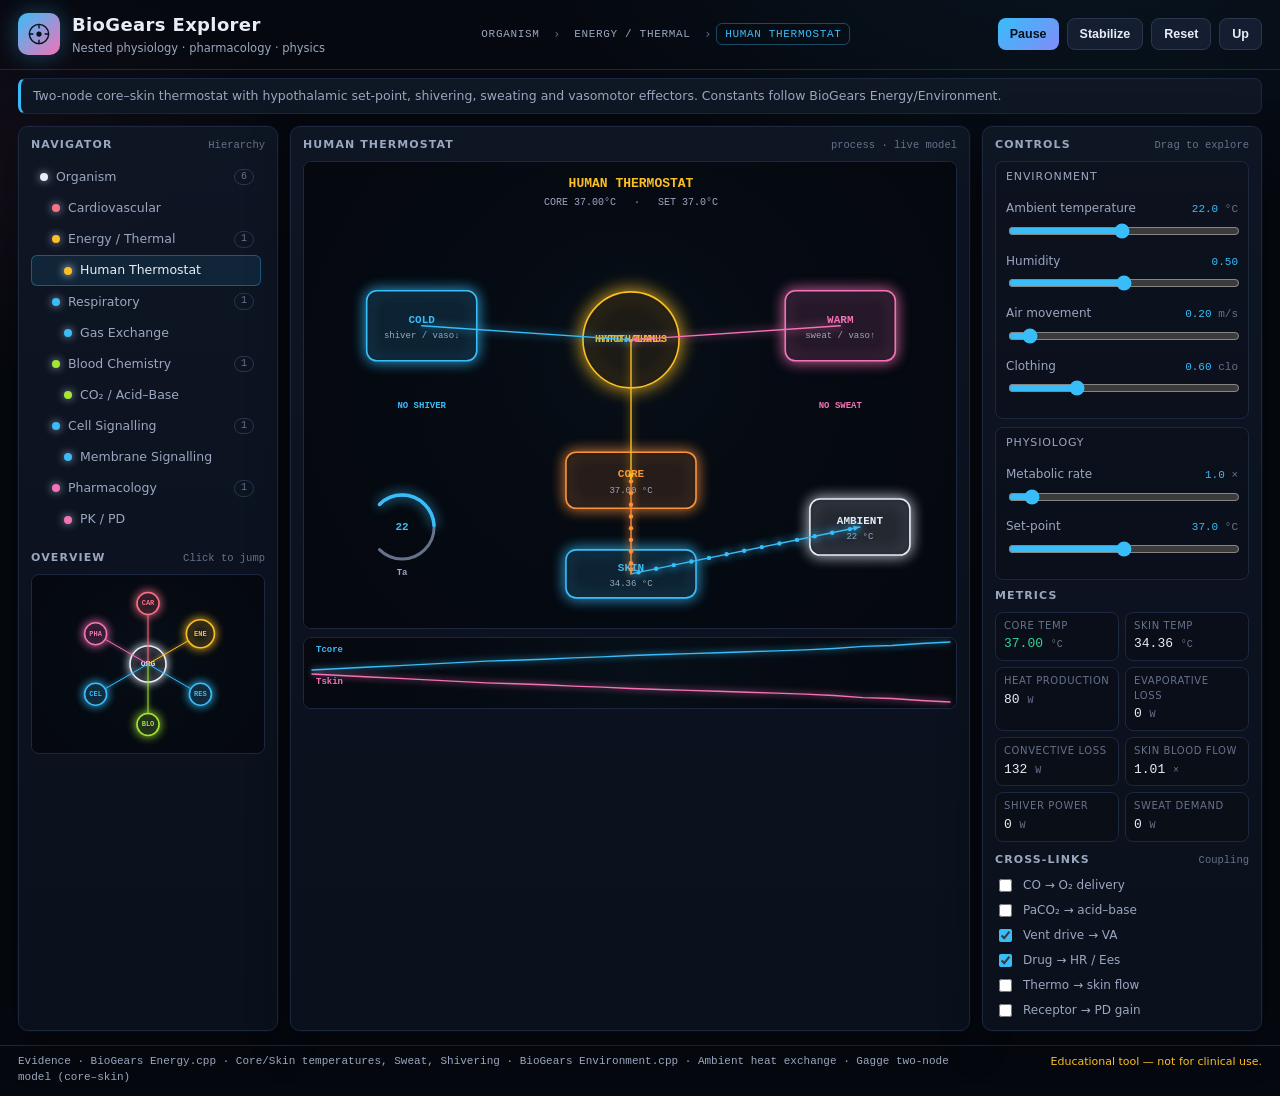
<file: biogears-explorer/index.html>
<!DOCTYPE html>
<html lang="en">
<head>
  <meta charset="UTF-8" />
  <meta name="viewport" content="width=device-width, initial-scale=1.0" />
  <title>BioGears Explorer — Nested Physiology · Pharmacology · Physics</title>
  <meta name="description" content="Interactive nested physiology, pharmacology and physics explorer grounded in BioGears modelling logic." />
  <link rel="stylesheet" href="styles.css" />
</head>
<body>
  <header class="app-header">
    <div class="brand">
      <div class="brand-mark" aria-hidden="true">
        <svg viewBox="0 0 32 32" width="28" height="28">
          <circle cx="16" cy="16" r="11" fill="none" stroke="currentColor" stroke-width="1.6"/>
          <circle cx="16" cy="16" r="3" fill="currentColor"/>
          <path d="M16 5v4M16 23v4M5 16h4M23 16h4" stroke="currentColor" stroke-width="1.6" stroke-linecap="round"/>
        </svg>
      </div>
      <div class="brand-text">
        <h1>BioGears Explorer</h1>
        <p>Nested physiology · pharmacology · physics</p>
      </div>
    </div>
    <nav class="breadcrumbs" id="breadcrumbs" aria-label="Hierarchy"></nav>
    <div class="transport">
      <button id="playBtn" class="btn btn-primary" title="Play / pause (Space)">Pause</button>
      <button id="stabilizeBtn" class="btn" title="Fast-forward to steady state">Stabilize</button>
      <button id="resetBtn" class="btn" title="Reset to defaults">Reset</button>
      <button id="upBtn" class="btn" title="Ascend one tier (Esc)">Up</button>
    </div>
  </header>

  <p id="nodeBlurb" class="node-blurb"></p>

  <main class="layout">
    <aside class="panel nav-panel">
      <div class="panel-head">
        <h2>Navigator</h2>
        <span class="hint">Hierarchy</span>
      </div>
      <div id="tree" class="tree" role="tree"></div>
      <div class="panel-head mini-head">
        <h2>Overview</h2>
        <span class="hint">Click to jump</span>
      </div>
      <div class="canvas-wrap mini-wrap">
        <canvas id="miniCanvas" width="280" height="180"></canvas>
      </div>
    </aside>

    <section class="panel stage-panel">
      <div class="panel-head">
        <h2 id="stageTitle">Schematic</h2>
        <span class="hint" id="stageHint">Live neon schematic</span>
      </div>
      <div class="canvas-wrap stage-wrap">
        <canvas id="stageCanvas"></canvas>
      </div>
      <div class="canvas-wrap spark-wrap">
        <canvas id="sparkCanvas"></canvas>
      </div>
    </section>

    <aside class="panel side-panel">
      <div class="panel-head">
        <h2>Controls</h2>
        <span class="hint">Drag to explore</span>
      </div>
      <div id="controlGroups"></div>

      <div class="panel-head">
        <h2>Metrics</h2>
        <span class="hint" id="metricHint"></span>
      </div>
      <div id="metrics" class="metrics"></div>

      <div class="panel-head">
        <h2>Cross-Links</h2>
        <span class="hint">Coupling</span>
      </div>
      <div id="crossLinks" class="cross-links"></div>
    </aside>
  </main>

  <footer class="app-footer">
    <span id="evidenceStrip">Evidence · BioGears-grounded educational models</span>
    <span class="disclaimer">Educational tool — not for clinical use.</span>
  </footer>

  <!-- Reuse the existing closed-loop CV model as a leaf -->
  <script src="../pv-loop-visualizer/js/model.js"></script>

  <script src="js/kernel.js"></script>
  <script src="js/schematic.js"></script>
  <script src="js/registry.js"></script>
  <script src="data/references.js"></script>
  <script src="js/nodes/cardiovascular.js"></script>
  <script src="js/nodes/thermoregulation.js"></script>
  <script src="js/nodes/acidbase.js"></script>
  <script src="js/nodes/pkpd.js"></script>
  <script src="js/nodes/membrane.js"></script>
  <script src="js/nodes/gasexchange.js"></script>
  <script src="js/navigator.js"></script>
  <script src="js/controls.js"></script>
  <script src="js/app.js"></script>
</body>
</html>
</file>
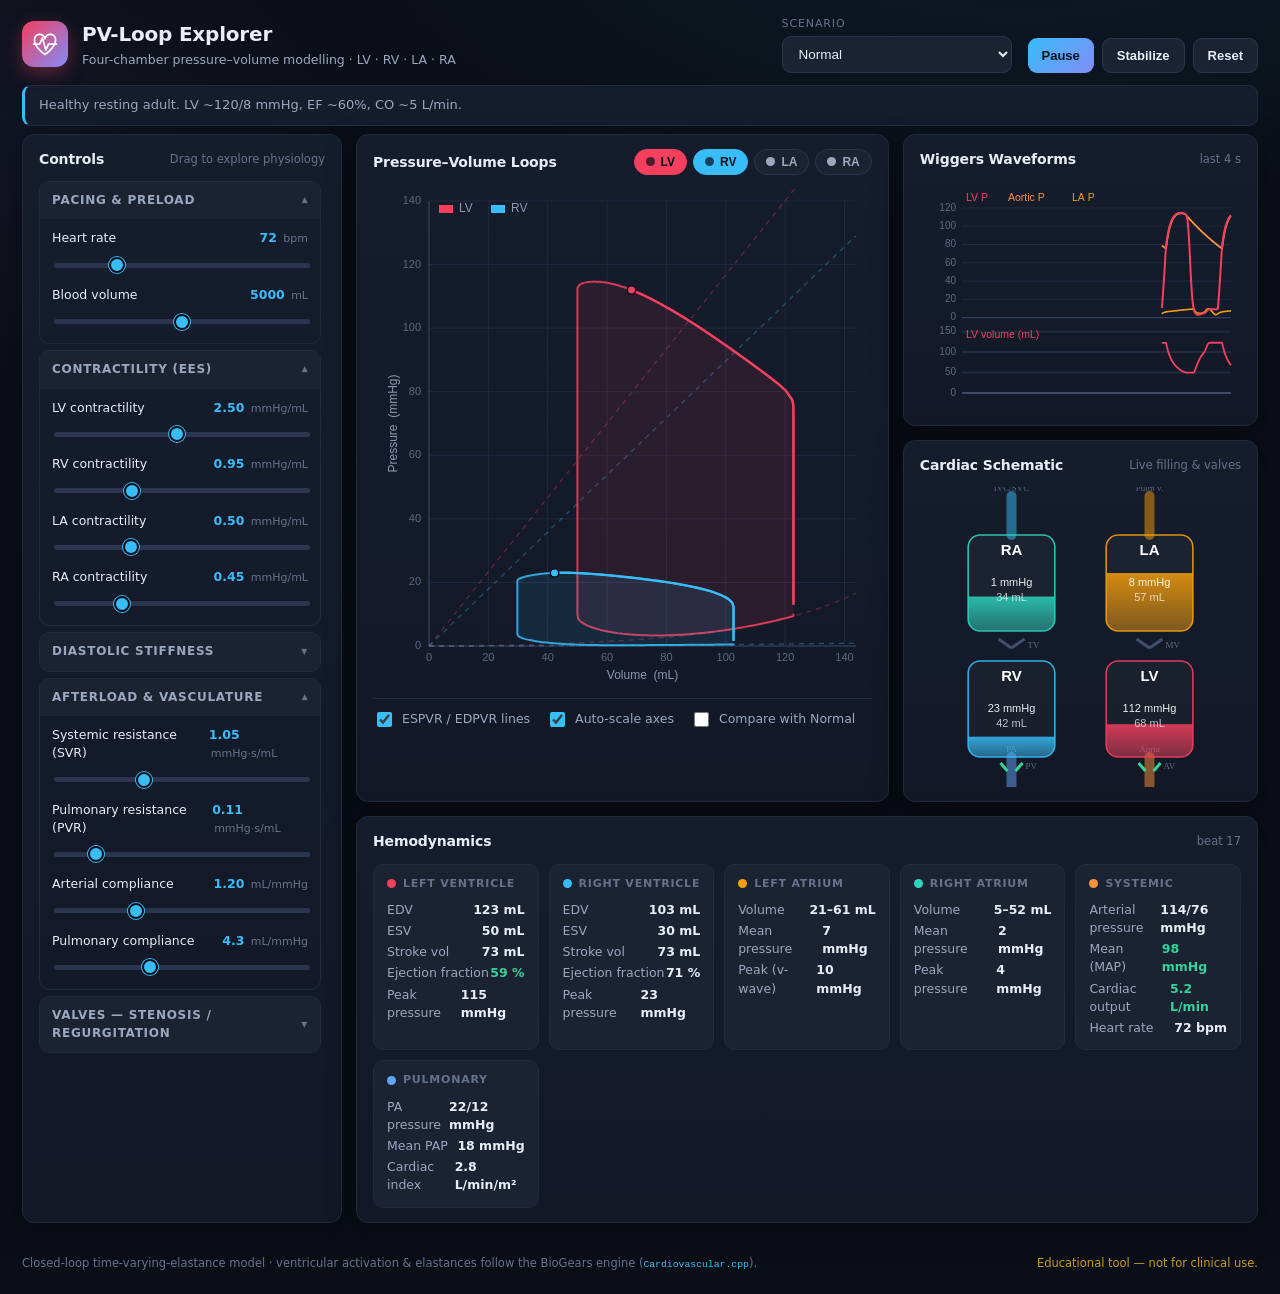
<file: pv-loop-visualizer/index.html>
<!DOCTYPE html>
<html lang="en">
<head>
  <meta charset="UTF-8" />
  <meta name="viewport" content="width=device-width, initial-scale=1.0" />
  <title>BioGears PV-Loop Explorer — LV · RV · LA · RA</title>
  <meta name="description" content="Interactive four-chamber pressure–volume loop visualiser built on a closed-loop time-varying-elastance cardiovascular model." />
  <link rel="stylesheet" href="styles.css" />
</head>
<body>
  <header class="app-header">
    <div class="brand">
      <div class="brand-mark" aria-hidden="true">
        <svg viewBox="0 0 32 32" width="28" height="28">
          <path d="M16 28S4 20 4 12a6 6 0 0 1 12-2 6 6 0 0 1 12 2c0 8-12 16-12 16z" fill="none" stroke="currentColor" stroke-width="2" stroke-linejoin="round"/>
          <polyline points="3,16 10,16 13,9 17,23 20,16 29,16" fill="none" stroke="currentColor" stroke-width="2" stroke-linecap="round" stroke-linejoin="round"/>
        </svg>
      </div>
      <div class="brand-text">
        <h1>PV-Loop Explorer</h1>
        <p>Four-chamber pressure–volume modelling · LV · RV · LA · RA</p>
      </div>
    </div>
    <div class="header-controls">
      <label class="preset-field">
        <span>Scenario</span>
        <select id="presetSelect" aria-label="Clinical scenario preset"></select>
      </label>
      <div class="transport">
        <button id="playBtn" class="btn btn-primary" title="Play / pause (space)">Pause</button>
        <button id="stabilizeBtn" class="btn" title="Fast-forward to a steady state">Stabilize</button>
        <button id="resetBtn" class="btn" title="Reset to scenario defaults">Reset</button>
      </div>
    </div>
  </header>

  <p id="scenarioBlurb" class="scenario-blurb"></p>

  <main class="layout">
    <!-- Controls -->
    <aside class="panel controls" id="controls">
      <div class="panel-head">
        <h2>Controls</h2>
        <span class="hint">Drag to explore physiology</span>
      </div>
      <div id="controlGroups"></div>
    </aside>

    <!-- PV loops (hero) -->
    <section class="panel pv-panel">
      <div class="panel-head">
        <h2>Pressure–Volume Loops</h2>
        <div class="chamber-toggles" id="chamberToggles"></div>
      </div>
      <div class="canvas-wrap pv-wrap">
        <canvas id="pvCanvas"></canvas>
      </div>
      <div class="pv-options">
        <label class="check"><input type="checkbox" id="showRelations" checked /> ESPVR / EDPVR lines</label>
        <label class="check"><input type="checkbox" id="autoScale" checked /> Auto-scale axes</label>
        <label class="check"><input type="checkbox" id="showGhost" /> Compare with Normal</label>
      </div>
    </section>

    <!-- Right column: waveforms + heart + metrics -->
    <section class="panel wave-panel">
      <div class="panel-head"><h2>Wiggers Waveforms</h2><span class="hint" id="waveHint"></span></div>
      <div class="canvas-wrap wave-wrap">
        <canvas id="waveCanvas"></canvas>
      </div>
    </section>

    <section class="panel heart-panel">
      <div class="panel-head"><h2>Cardiac Schematic</h2><span class="hint">Live filling &amp; valves</span></div>
      <div class="canvas-wrap heart-wrap">
        <canvas id="heartCanvas"></canvas>
      </div>
    </section>

    <section class="panel metrics-panel">
      <div class="panel-head"><h2>Hemodynamics</h2><span class="hint" id="beatHint"></span></div>
      <div id="metrics" class="metrics"></div>
    </section>
  </main>

  <footer class="app-footer">
    <span>Closed-loop time-varying-elastance model · ventricular activation &amp; elastances follow the BioGears engine (<code>Cardiovascular.cpp</code>).</span>
    <span class="disclaimer">Educational tool — not for clinical use.</span>
  </footer>

  <script src="js/model.js"></script>
  <script src="js/presets.js"></script>
  <script src="js/plots.js"></script>
  <script src="js/ui.js"></script>
  <script src="js/app.js"></script>
</body>
</html>
</file>
<file: biogears-explorer/styles.css>
:root {
  --bg: #05080f;
  --bg-soft: #0a101c;
  --panel: #0f1624;
  --panel-2: #151e30;
  --line: #2a3650;
  --line-soft: #1c2740;
  --text: #e8edf6;
  --text-dim: #9aa7bf;
  --text-faint: #66728c;
  --accent: #38bdf8;
  --accent-2: #f472b6;
  --good: #34d399;
  --warn: #fbbf24;
  --bad: #fb7185;
  --lime: #a3e635;
  --radius: 10px;
  --mono: "JetBrains Mono", ui-monospace, "SF Mono", Menlo, monospace;
  --sans: "IBM Plex Sans", "Segoe UI", system-ui, sans-serif;
}

* { box-sizing: border-box; }

html, body {
  margin: 0;
  padding: 0;
  min-height: 100%;
  background:
    radial-gradient(1000px 500px at 85% -5%, rgba(56, 189, 248, 0.07), transparent 55%),
    radial-gradient(800px 420px at -5% 15%, rgba(244, 114, 182, 0.06), transparent 50%),
    var(--bg);
  color: var(--text);
  font-family: var(--sans);
  font-size: 13.5px;
  line-height: 1.45;
  -webkit-font-smoothing: antialiased;
}

h1, h2, h3 { margin: 0; font-weight: 650; letter-spacing: -0.01em; }
code { font-family: var(--mono); font-size: 0.85em; color: var(--accent); }

/* ---- header ---- */
.app-header {
  display: flex;
  align-items: center;
  justify-content: space-between;
  gap: 14px;
  padding: 12px 18px;
  flex-wrap: wrap;
  border-bottom: 1px solid var(--line-soft);
}
.brand { display: flex; align-items: center; gap: 12px; }
.brand-mark {
  display: grid; place-items: center;
  width: 42px; height: 42px; border-radius: 10px;
  color: #04121c;
  background: linear-gradient(135deg, var(--accent), var(--accent-2));
  box-shadow: 0 0 22px rgba(56, 189, 248, 0.35);
}
.brand-text h1 { font-size: 18px; letter-spacing: 0.02em; }
.brand-text p { margin: 2px 0 0; color: var(--text-dim); font-size: 11.5px; }

.breadcrumbs {
  display: flex; align-items: center; gap: 6px; flex-wrap: wrap;
  flex: 1; min-width: 180px; justify-content: center;
}
.crumb {
  background: transparent; border: 1px solid transparent; color: var(--text-dim);
  font-family: var(--mono); font-size: 11px; text-transform: uppercase;
  letter-spacing: 0.06em; padding: 4px 8px; border-radius: 6px; cursor: pointer;
}
.crumb:hover { color: var(--text); border-color: var(--line); }
.crumb.current { color: var(--accent); border-color: rgba(56,189,248,0.35); }
.crumb-sep { color: var(--text-faint); font-size: 12px; }

.transport { display: flex; gap: 8px; flex-wrap: wrap; }
.btn {
  background: var(--panel-2); color: var(--text);
  border: 1px solid var(--line); border-radius: 8px;
  padding: 8px 12px; font-size: 12.5px; font-weight: 550; cursor: pointer;
  transition: background .15s, border-color .15s, transform .05s;
}
.btn:hover { background: #1c2740; border-color: #3a4866; }
.btn:active { transform: translateY(1px); }
.btn-primary {
  background: linear-gradient(135deg, var(--accent), #818cf8);
  border: none; color: #04121c;
}
.btn-primary:hover { filter: brightness(1.07); }

.node-blurb {
  margin: 8px 18px 0; padding: 8px 12px;
  background: var(--panel); border: 1px solid var(--line-soft);
  border-left: 3px solid var(--accent);
  border-radius: 8px; color: var(--text-dim); font-size: 12.5px;
}

/* ---- layout ---- */
.layout {
  display: grid;
  grid-template-columns: 260px minmax(0, 1fr) 280px;
  gap: 12px;
  padding: 12px 18px 10px;
  min-height: calc(100vh - 150px);
}

.panel {
  background: linear-gradient(180deg, rgba(15,22,36,0.95), rgba(10,16,28,0.98));
  border: 1px solid var(--line-soft);
  border-radius: var(--radius);
  padding: 10px 12px;
  box-shadow: 0 0 0 1px rgba(56,189,248,0.03), 0 12px 40px rgba(0,0,0,0.35);
  min-width: 0;
}
.panel-head {
  display: flex; align-items: baseline; justify-content: space-between;
  gap: 8px; margin-bottom: 8px;
}
.panel-head h2 {
  font-size: 11px; text-transform: uppercase; letter-spacing: 0.1em;
  color: var(--text-dim); font-weight: 600;
}
.hint { font-size: 10.5px; color: var(--text-faint); font-family: var(--mono); }
.mini-head { margin-top: 14px; }

/* ---- navigator ---- */
.tree { max-height: 42vh; overflow: auto; padding-right: 4px; }
.tree-node {
  display: flex; align-items: center; gap: 8px;
  padding: 5px 6px; margin: 1px 0; border-radius: 6px;
  cursor: pointer; color: var(--text-dim); font-size: 12.5px;
  border: 1px solid transparent;
}
.tree-node:hover { background: rgba(56,189,248,0.06); color: var(--text); }
.tree-node.active {
  background: rgba(56,189,248,0.1);
  border-color: rgba(56,189,248,0.35);
  color: var(--text);
}
.swatch {
  width: 8px; height: 8px; border-radius: 50%;
  box-shadow: 0 0 8px currentColor; flex-shrink: 0;
}
.tree-label { flex: 1; min-width: 0; white-space: nowrap; overflow: hidden; text-overflow: ellipsis; }
.tree-badge {
  font-family: var(--mono); font-size: 10px; color: var(--text-faint);
  border: 1px solid var(--line); border-radius: 999px; padding: 0 6px;
}

.canvas-wrap { position: relative; width: 100%; }
.mini-wrap { height: 180px; border: 1px solid var(--line-soft); border-radius: 8px; overflow: hidden; }
.mini-wrap canvas { width: 100%; height: 100%; display: block; cursor: pointer; }

.stage-wrap {
  height: min(52vh, 520px);
  border: 1px solid var(--line-soft);
  border-radius: 8px;
  overflow: hidden;
  background: #05080f;
}
.stage-wrap canvas { width: 100%; height: 100%; display: block; }
.spark-wrap {
  height: 72px; margin-top: 8px;
  border: 1px solid var(--line-soft); border-radius: 8px; overflow: hidden;
}
.spark-wrap canvas { width: 100%; height: 100%; display: block; }

/* ---- controls ---- */
.ctl-group {
  border: 1px solid var(--line-soft); border-radius: 8px;
  margin-bottom: 8px; background: rgba(0,0,0,0.15);
}
.ctl-group summary {
  cursor: pointer; padding: 7px 10px;
  font-size: 11px; text-transform: uppercase; letter-spacing: 0.08em;
  color: var(--text-dim); list-style: none;
}
.ctl-group summary::-webkit-details-marker { display: none; }
.group-body { padding: 0 10px 8px; }
.slider { margin: 8px 0; }
.slider .row {
  display: flex; justify-content: space-between; align-items: baseline;
  gap: 8px; margin-bottom: 3px;
}
.slider label { color: var(--text-dim); font-size: 12px; }
.slider .val { font-family: var(--mono); font-size: 11px; color: var(--accent); }
.slider .unit { color: var(--text-faint); }
.slider input[type="range"] {
  width: 100%; accent-color: var(--accent); cursor: pointer;
}
.slider input.mod-changed { accent-color: var(--warn); }

.metrics {
  display: grid; grid-template-columns: 1fr 1fr; gap: 6px;
  margin-bottom: 10px;
}
.metric {
  background: rgba(0,0,0,0.2); border: 1px solid var(--line-soft);
  border-radius: 8px; padding: 6px 8px;
}
.metric .m-label {
  font-size: 10px; text-transform: uppercase; letter-spacing: 0.06em;
  color: var(--text-faint);
}
.metric .m-value {
  font-family: var(--mono); font-size: 13px; margin-top: 2px; color: var(--text);
}
.metric .unit { color: var(--text-faint); font-size: 10px; }
.metric.tone-good .m-value { color: var(--good); }
.metric.tone-warn .m-value { color: var(--warn); }
.metric.tone-bad .m-value { color: var(--bad); }

.cross-links { display: flex; flex-direction: column; gap: 6px; }
.cross-row {
  display: flex; align-items: center; gap: 8px;
  font-size: 12px; color: var(--text-dim); cursor: pointer;
}
.cross-row input { accent-color: var(--accent); }

/* ---- footer ---- */
.app-footer {
  display: flex; justify-content: space-between; gap: 12px; flex-wrap: wrap;
  padding: 8px 18px 14px; color: var(--text-faint); font-size: 11px;
  border-top: 1px solid var(--line-soft); margin-top: 4px;
}
.app-footer #evidenceStrip {
  font-family: var(--mono); color: var(--text-dim); max-width: 75%;
}
.disclaimer { color: var(--warn); }

/* ---- responsive ---- */
@media (max-width: 1100px) {
  .layout { grid-template-columns: 220px minmax(0, 1fr); }
  .side-panel { grid-column: 1 / -1; }
  .metrics { grid-template-columns: repeat(4, 1fr); }
}
@media (max-width: 720px) {
  .layout { grid-template-columns: 1fr; }
  .nav-panel { order: 2; }
  .stage-panel { order: 1; }
  .side-panel { order: 3; }
  .stage-wrap { height: 360px; }
  .metrics { grid-template-columns: 1fr 1fr; }
}
</file>
<file: pv-loop-visualizer/styles.css>
:root {
  --bg: #0a0e17;
  --bg-soft: #121826;
  --panel: #151c2c;
  --panel-2: #1b2333;
  --line: #2a3650;
  --line-soft: #212b40;
  --text: #e8edf6;
  --text-dim: #9aa7bf;
  --text-faint: #66728c;
  --accent: #38bdf8;
  --accent-2: #818cf8;
  --good: #34d399;
  --warn: #fbbf24;
  --bad: #fb7185;

  /* chamber colours */
  --lv: #f43f5e;
  --rv: #38bdf8;
  --la: #f59e0b;
  --ra: #2dd4bf;
  --aorta: #fb923c;
  --pa: #60a5fa;

  --radius: 12px;
  --shadow: 0 8px 30px rgba(0, 0, 0, 0.35);
}

* { box-sizing: border-box; }

html, body {
  margin: 0;
  padding: 0;
  background:
    radial-gradient(1200px 600px at 80% -10%, rgba(56, 189, 248, 0.08), transparent 60%),
    radial-gradient(900px 500px at -10% 10%, rgba(129, 140, 248, 0.07), transparent 55%),
    var(--bg);
  color: var(--text);
  font-family: "Inter", "Segoe UI", system-ui, -apple-system, sans-serif;
  font-size: 14px;
  line-height: 1.45;
  -webkit-font-smoothing: antialiased;
}

h1, h2, h3 { margin: 0; font-weight: 650; letter-spacing: -0.01em; }
code { font-family: "JetBrains Mono", ui-monospace, "SF Mono", Menlo, monospace; font-size: 0.85em; color: var(--accent); }

/* ---------------- header ---------------- */
.app-header {
  display: flex;
  align-items: center;
  justify-content: space-between;
  gap: 18px;
  padding: 16px 22px;
  flex-wrap: wrap;
}
.brand { display: flex; align-items: center; gap: 14px; }
.brand-mark {
  display: grid; place-items: center;
  width: 46px; height: 46px; border-radius: 12px;
  color: #fff;
  background: linear-gradient(135deg, var(--lv), var(--accent-2));
  box-shadow: 0 6px 18px rgba(244, 63, 94, 0.35);
}
.brand-text h1 { font-size: 20px; }
.brand-text p { margin: 2px 0 0; color: var(--text-dim); font-size: 12.5px; }

.header-controls { display: flex; align-items: flex-end; gap: 16px; flex-wrap: wrap; }
.preset-field { display: flex; flex-direction: column; gap: 4px; }
.preset-field span { font-size: 11px; text-transform: uppercase; letter-spacing: 0.08em; color: var(--text-faint); }
#presetSelect {
  background: var(--panel-2); color: var(--text);
  border: 1px solid var(--line); border-radius: 9px;
  padding: 9px 12px; font-size: 13.5px; min-width: 230px; cursor: pointer;
}
#presetSelect:focus { outline: 2px solid var(--accent); outline-offset: 1px; }
optgroup { color: var(--text-dim); }

.transport { display: flex; gap: 8px; }
.btn {
  background: var(--panel-2); color: var(--text);
  border: 1px solid var(--line); border-radius: 9px;
  padding: 9px 14px; font-size: 13px; font-weight: 550; cursor: pointer;
  transition: background .15s, border-color .15s, transform .05s;
}
.btn:hover { background: #232c40; border-color: #3a4866; }
.btn:active { transform: translateY(1px); }
.btn-primary { background: linear-gradient(135deg, var(--accent), var(--accent-2)); border: none; color: #04121c; }
.btn-primary:hover { filter: brightness(1.07); }

.scenario-blurb {
  margin: -4px 22px 8px; padding: 10px 14px;
  background: var(--panel); border: 1px solid var(--line-soft);
  border-left: 3px solid var(--accent);
  border-radius: 9px; color: var(--text-dim); font-size: 13px; max-width: 100%;
}

/* ---------------- layout ---------------- */
.layout {
  display: grid;
  gap: 14px;
  padding: 0 22px 18px;
  grid-template-columns: 320px minmax(440px, 1.5fr) minmax(330px, 1fr);
  grid-template-areas:
    "controls pv wave"
    "controls pv heart"
    "controls metrics metrics";
  align-items: stretch;
}
.controls { grid-area: controls; }
.pv-panel { grid-area: pv; }
.wave-panel { grid-area: wave; }
.heart-panel { grid-area: heart; }
.metrics-panel { grid-area: metrics; }

.panel {
  background: linear-gradient(180deg, var(--panel), var(--bg-soft));
  border: 1px solid var(--line-soft);
  border-radius: var(--radius);
  box-shadow: var(--shadow);
  padding: 14px 16px;
  display: flex; flex-direction: column; min-width: 0;
}
.panel-head {
  display: flex; align-items: center; justify-content: space-between;
  gap: 10px; margin-bottom: 12px; flex-wrap: wrap;
}
.panel-head h2 { font-size: 14px; color: var(--text); }
.hint { font-size: 11.5px; color: var(--text-faint); }

/* ---------------- canvases ---------------- */
.canvas-wrap { position: relative; width: 100%; }
.pv-wrap { aspect-ratio: 1 / 1; }
.wave-wrap { height: 230px; }
.heart-wrap { height: 300px; }
canvas { width: 100%; height: 100%; display: block; border-radius: 8px; }

.pv-options {
  display: flex; gap: 16px; flex-wrap: wrap;
  margin-top: 12px; padding-top: 10px; border-top: 1px solid var(--line-soft);
}
.check { display: flex; align-items: center; gap: 7px; font-size: 12.5px; color: var(--text-dim); cursor: pointer; }
.check input { accent-color: var(--accent); width: 15px; height: 15px; }

/* ---------------- chamber toggles ---------------- */
.chamber-toggles { display: flex; gap: 6px; flex-wrap: wrap; }
.chip {
  display: inline-flex; align-items: center; gap: 6px;
  padding: 5px 11px; border-radius: 999px; cursor: pointer;
  font-size: 12px; font-weight: 600; user-select: none;
  border: 1px solid var(--line); background: var(--panel-2); color: var(--text-dim);
  transition: all .12s;
}
.chip .dot { width: 9px; height: 9px; border-radius: 50%; background: currentColor; }
.chip.on { color: #06101c; }
.chip[data-ch="lv"].on { background: var(--lv); border-color: var(--lv); }
.chip[data-ch="rv"].on { background: var(--rv); border-color: var(--rv); }
.chip[data-ch="la"].on { background: var(--la); border-color: var(--la); }
.chip[data-ch="ra"].on { background: var(--ra); border-color: var(--ra); }
.chip.on .dot { background: rgba(6, 16, 28, 0.7); }

/* ---------------- controls / sliders ---------------- */
#controlGroups { overflow-y: auto; padding-right: 4px; }
.ctl-group { margin-bottom: 6px; border: 1px solid var(--line-soft); border-radius: 10px; overflow: hidden; }
.ctl-group > summary {
  list-style: none; cursor: pointer; padding: 10px 12px;
  font-size: 12px; font-weight: 650; text-transform: uppercase; letter-spacing: 0.06em;
  color: var(--text-dim); background: var(--panel-2);
  display: flex; align-items: center; justify-content: space-between;
}
.ctl-group > summary::-webkit-details-marker { display: none; }
.ctl-group > summary::after { content: "▾"; color: var(--text-faint); transition: transform .15s; }
.ctl-group[open] > summary::after { transform: rotate(180deg); }
.ctl-group .group-body { padding: 10px 12px 12px; }

.slider {
  margin-bottom: 13px;
}
.slider:last-child { margin-bottom: 2px; }
.slider .row { display: flex; justify-content: space-between; align-items: baseline; margin-bottom: 5px; }
.slider label { font-size: 12.5px; color: var(--text); }
.slider .val { font-size: 12.5px; font-weight: 650; color: var(--accent); font-variant-numeric: tabular-nums; }
.slider .val .unit { color: var(--text-faint); font-weight: 500; font-size: 11px; margin-left: 2px; }
input[type="range"] {
  -webkit-appearance: none; appearance: none; width: 100%; height: 5px;
  border-radius: 4px; background: var(--line); outline: none; cursor: pointer;
}
input[type="range"]::-webkit-slider-thumb {
  -webkit-appearance: none; appearance: none; width: 16px; height: 16px; border-radius: 50%;
  background: var(--accent); border: 2px solid #0a0e17; box-shadow: 0 0 0 1px var(--accent);
}
input[type="range"]::-moz-range-thumb {
  width: 16px; height: 16px; border-radius: 50%;
  background: var(--accent); border: 2px solid #0a0e17;
}
input[type="range"].mod-changed::-webkit-slider-thumb { background: var(--warn); box-shadow: 0 0 0 1px var(--warn); }

/* ---------------- metrics ---------------- */
.metrics {
  display: grid;
  grid-template-columns: repeat(auto-fit, minmax(150px, 1fr));
  gap: 10px;
}
.metric-card {
  background: var(--panel-2); border: 1px solid var(--line-soft);
  border-radius: 10px; padding: 11px 13px;
}
.metric-card h3 {
  font-size: 11px; text-transform: uppercase; letter-spacing: 0.07em;
  color: var(--text-faint); margin-bottom: 8px;
  display: flex; align-items: center; gap: 7px;
}
.metric-card h3 .dot { width: 9px; height: 9px; border-radius: 50%; }
.metric-row { display: flex; justify-content: space-between; font-size: 12.5px; padding: 1.5px 0; }
.metric-row span:first-child { color: var(--text-dim); }
.metric-row span:last-child { font-weight: 600; font-variant-numeric: tabular-nums; }
.metric-row .flag-bad { color: var(--bad); }
.metric-row .flag-warn { color: var(--warn); }
.metric-row .flag-good { color: var(--good); }

/* ---------------- footer ---------------- */
.app-footer {
  display: flex; justify-content: space-between; gap: 16px; flex-wrap: wrap;
  padding: 14px 22px 22px; color: var(--text-faint); font-size: 11.5px;
}
.disclaimer { color: var(--warn); opacity: 0.8; }

/* ---------------- responsive ---------------- */
@media (max-width: 1180px) {
  .layout {
    grid-template-columns: 300px 1fr;
    grid-template-areas:
      "controls pv"
      "controls wave"
      "controls heart"
      "controls metrics";
  }
}
@media (max-width: 820px) {
  .layout {
    grid-template-columns: 1fr;
    grid-template-areas: "controls" "pv" "wave" "heart" "metrics";
  }
  #controlGroups { max-height: none; }
}
</file>
